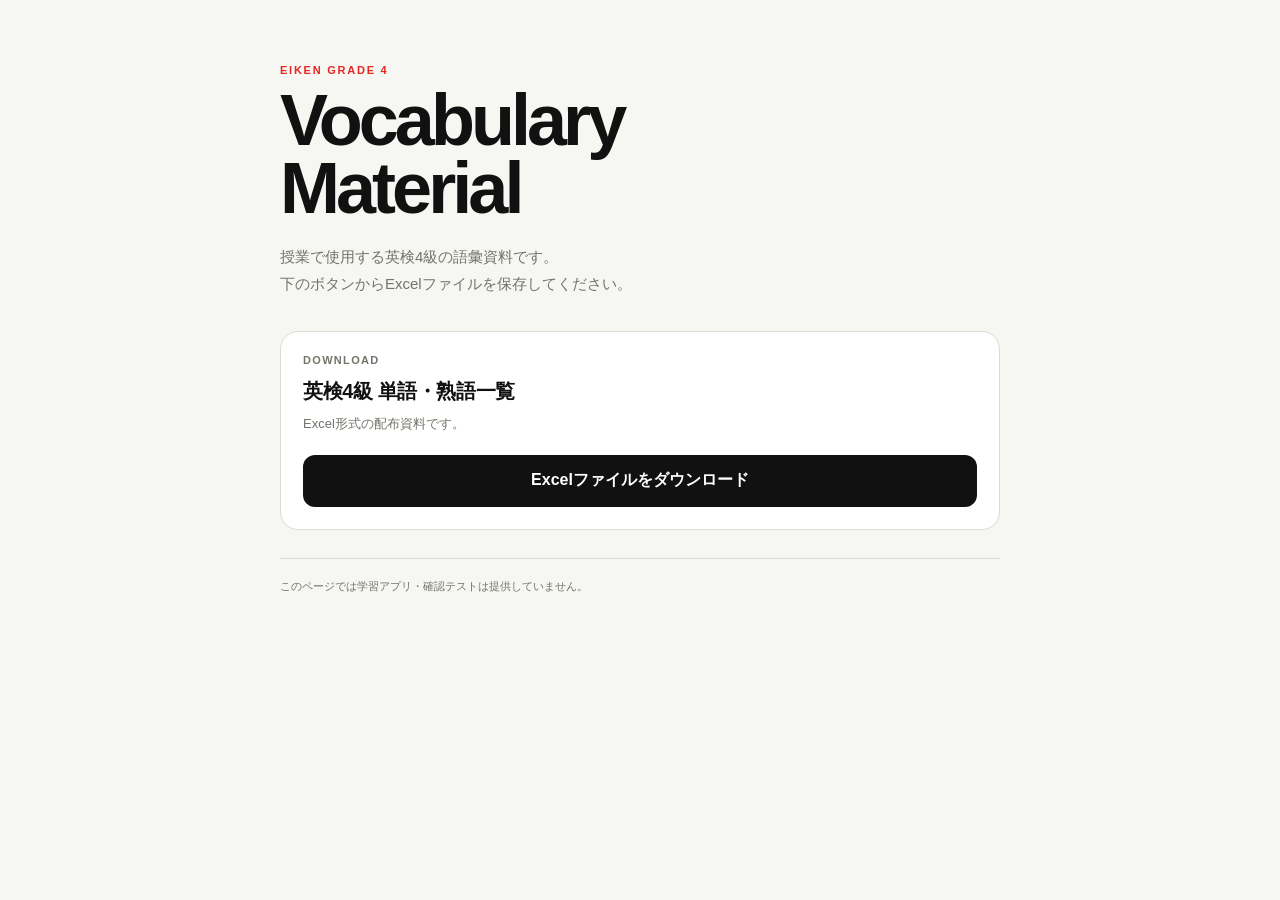
<file: index.html>
<!doctype html>
<html lang="ja">
<head>
  <meta charset="utf-8">
  <meta name="viewport" content="width=device-width,initial-scale=1,viewport-fit=cover">
  <meta name="robots" content="noindex,nofollow">
  <meta name="theme-color" content="#111111">
  <title>英検4級 語彙資料</title>
  <style>
    :root{
      --bg:#f6f6f2;
      --surface:#ffffff;
      --ink:#111111;
      --muted:#74746c;
      --line:#dcdcd5;
      --accent:#e52621;
    }
    *{box-sizing:border-box}
    body{
      margin:0;
      min-height:100vh;
      background:var(--bg);
      color:var(--ink);
      font-family:-apple-system,BlinkMacSystemFont,"Segoe UI","Noto Sans JP","Hiragino Sans",sans-serif;
      -webkit-font-smoothing:antialiased;
    }
    main{
      width:min(720px,calc(100% - 36px));
      margin:0 auto;
      padding:64px 0 80px;
    }
    .eyebrow{
      margin:0 0 10px;
      color:var(--accent);
      font-size:11px;
      font-weight:800;
      letter-spacing:.16em;
    }
    h1{
      margin:0;
      font-size:clamp(40px,11vw,72px);
      line-height:.95;
      letter-spacing:-.055em;
    }
    .lead{
      margin:20px 0 0;
      color:var(--muted);
      line-height:1.8;
      font-size:15px;
    }
    .card{
      margin-top:34px;
      padding:22px;
      border:1px solid var(--line);
      border-radius:18px;
      background:var(--surface);
    }
    .label{
      font-size:11px;
      color:var(--muted);
      letter-spacing:.12em;
      font-weight:700;
    }
    .file-title{
      margin-top:12px;
      font-size:20px;
      font-weight:800;
      letter-spacing:-.02em;
    }
    .file-copy{
      margin-top:8px;
      color:var(--muted);
      font-size:13px;
      line-height:1.7;
    }
    .download{
      display:flex;
      width:100%;
      min-height:52px;
      margin-top:20px;
      align-items:center;
      justify-content:center;
      border-radius:12px;
      background:var(--ink);
      color:white;
      text-decoration:none;
      font-weight:800;
    }
    footer{
      margin-top:28px;
      padding-top:18px;
      border-top:1px solid var(--line);
      color:var(--muted);
      font-size:11px;
      line-height:1.7;
    }
  </style>
</head>
<body>
<main>
  <p class="eyebrow">EIKEN GRADE 4</p>
  <h1>Vocabulary<br>Material</h1>
  <p class="lead">
    授業で使用する英検4級の語彙資料です。<br>
    下のボタンからExcelファイルを保存してください。
  </p>

  <section class="card">
    <div class="label">DOWNLOAD</div>
    <div class="file-title">英検4級 単語・熟語一覧</div>
    <div class="file-copy">Excel形式の配布資料です。</div>
    <a class="download" href="./downloads/eiken4_vocabulary.xlsx" download>
      Excelファイルをダウンロード
    </a>
  </section>

  <footer>
    このページでは学習アプリ・確認テストは提供していません。
  </footer>
</main>

<script>
(async () => {
  // Remove any old PWA registrations and cached app assets from this origin.
  try {
    if ('serviceWorker' in navigator) {
      const regs = await navigator.serviceWorker.getRegistrations();
      await Promise.all(regs.map(r => r.unregister()));
    }
    if ('caches' in window) {
      const keys = await caches.keys();
      await Promise.all(keys.map(k => caches.delete(k)));
    }
  } catch (_) {}
})();
</script>
</body>
</html>
</file>
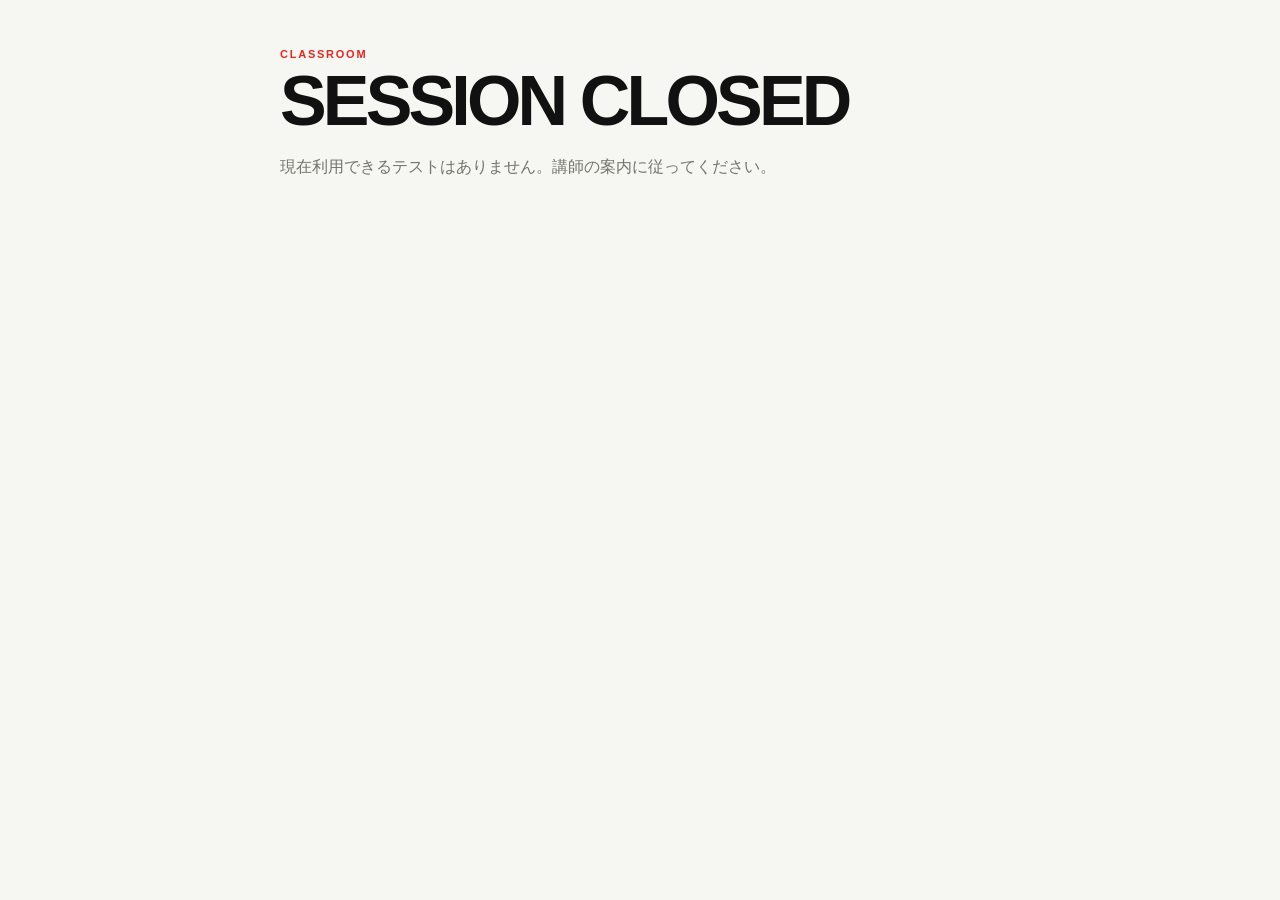
<file: classroom/index.html>
<!doctype html>
<html lang="ja">
<head>
  <meta charset="utf-8">
  <meta name="referrer" content="no-referrer">
  <meta name="viewport" content="width=device-width,initial-scale=1,viewport-fit=cover">
  <meta name="robots" content="noindex,nofollow">
  <meta name="theme-color" content="#111111">
  <title>Classroom Test</title>
  <link rel="stylesheet" href="./styles.css">
</head>
<body>
  <main id="app"></main>
  <script src="./config.js"></script>
  <script src="./app.js"></script>
</body>
</html>
</file>
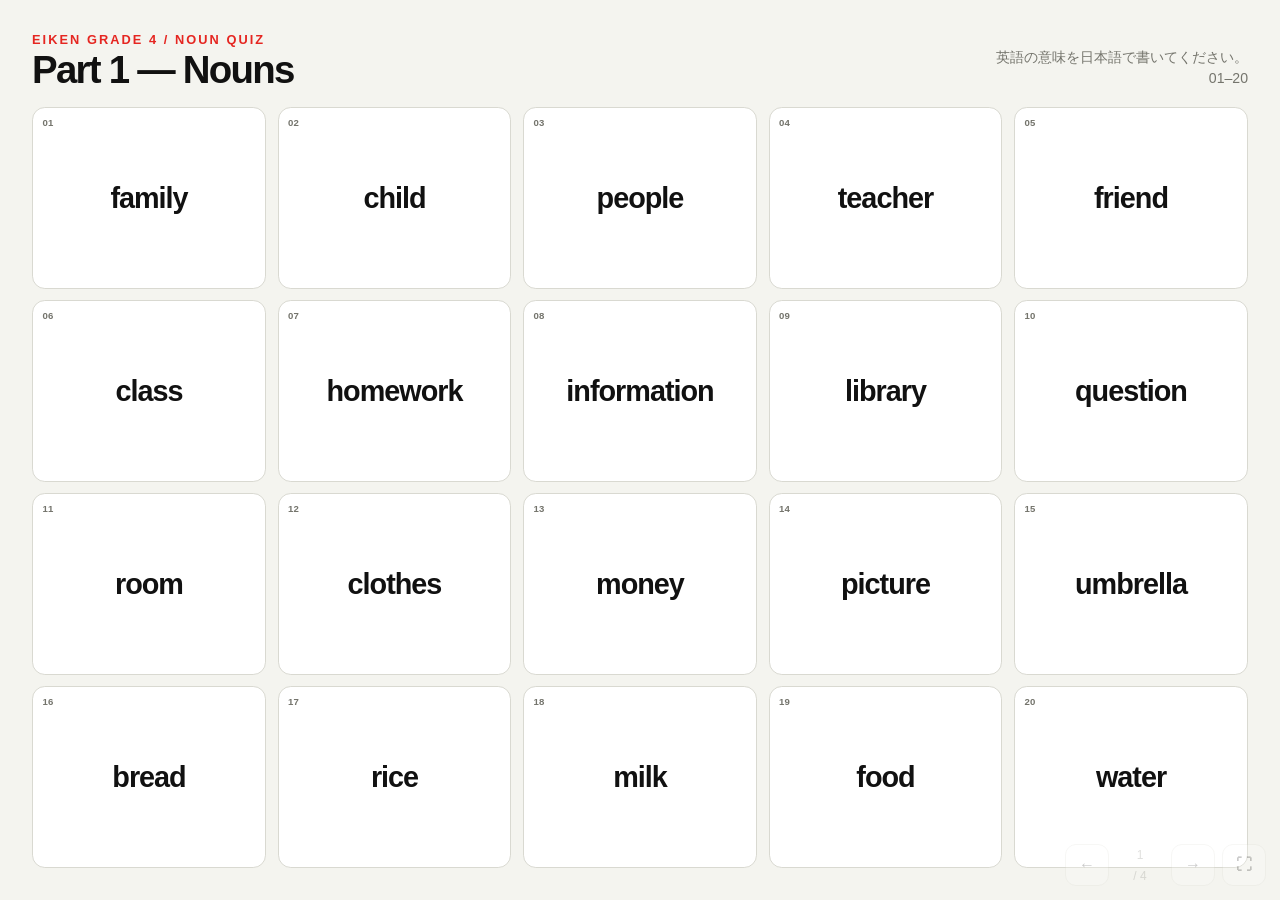
<file: Nouns-quiz/index.html>
<!doctype html>
<html lang="ja">
<head>
<meta charset="utf-8">
<meta name="viewport" content="width=device-width,initial-scale=1,viewport-fit=cover">
<meta name="robots" content="noindex,nofollow">
<meta name="theme-color" content="#f4f4ef">
<title>英検4級 名詞クイズ 50問</title>
<style>
:root{
  --bg:#f4f4ef;
  --surface:#fff;
  --ink:#111;
  --muted:#74746c;
  --line:#d9d9d1;
  --accent:#e52621;
}
*{box-sizing:border-box}
html,body{margin:0;width:100%;height:100%;overflow:hidden}
body{
  background:var(--bg);
  color:var(--ink);
  font-family:-apple-system,BlinkMacSystemFont,"Segoe UI","Noto Sans JP","Hiragino Sans",sans-serif;
  -webkit-font-smoothing:antialiased;
}
button{font:inherit}
.slide{
  display:none;
  width:100vw;
  height:100vh;
  padding:clamp(18px,2.5vw,44px);
}
.slide.active{
  display:flex;
  flex-direction:column;
}
.header{
  display:flex;
  align-items:flex-end;
  justify-content:space-between;
  gap:18px;
  margin-bottom:clamp(12px,1.4vw,22px);
}
.eyebrow{
  margin:0 0 4px;
  color:var(--accent);
  font-size:clamp(10px,1vw,15px);
  font-weight:900;
  letter-spacing:.16em;
}
h1{
  margin:0;
  font-size:clamp(26px,3vw,48px);
  line-height:1;
  letter-spacing:-.045em;
}
.guide{
  color:var(--muted);
  font-size:clamp(10px,1.1vw,16px);
  text-align:right;
  line-height:1.5;
}
.grid20{
  flex:1;
  display:grid;
  grid-template-columns:repeat(5,1fr);
  grid-template-rows:repeat(4,1fr);
  gap:clamp(7px,.9vw,13px);
  min-height:0;
}
.item{
  position:relative;
  display:flex;
  align-items:center;
  justify-content:center;
  min-width:0;
  min-height:0;
  border:1px solid var(--line);
  border-radius:clamp(9px,1vw,16px);
  background:var(--surface);
  text-align:center;
}
.num{
  position:absolute;
  top:clamp(6px,.65vw,10px);
  left:clamp(7px,.75vw,12px);
  color:var(--muted);
  font-size:clamp(8px,.75vw,12px);
  font-weight:900;
}
.word{
  font-size:clamp(19px,2.25vw,40px);
  line-height:1.05;
  font-weight:850;
  letter-spacing:-.035em;
}
.sentence-list{
  flex:1;
  display:grid;
  grid-template-rows:repeat(5,1fr);
  gap:clamp(8px,1vw,14px);
  min-height:0;
}
.sentence-item{
  position:relative;
  display:flex;
  align-items:center;
  justify-content:center;
  min-height:0;
  padding:clamp(14px,1.6vw,24px) clamp(18px,2vw,30px);
  border:1px solid var(--line);
  border-radius:clamp(10px,1.2vw,18px);
  background:var(--surface);
}
.eng{
  width:100%;
  text-align:center;
  font-size:clamp(23px,3vw,48px);
  line-height:1.2;
  font-weight:820;
  letter-spacing:-.035em;
}
.target{
  text-decoration:underline;
  text-decoration-thickness:.08em;
  text-underline-offset:.13em;
}
.controls{
  position:fixed;
  right:14px;
  bottom:14px;
  display:flex;
  gap:7px;
  z-index:20;
  opacity:.22;
  transition:opacity .2s;
}
.controls:hover,.controls:focus-within{opacity:1}
.btn{
  min-width:44px;
  min-height:42px;
  border:1px solid var(--line);
  border-radius:11px;
  background:rgba(255,255,255,.94);
  color:var(--ink);
  font-weight:850;
  cursor:pointer;
}
.page{
  display:grid;
  place-items:center;
  min-width:48px;
  color:var(--muted);
  font-size:12px;
}
@media(max-width:850px){
  html,body{overflow:auto;height:auto}
  .slide{height:auto;min-height:100vh}
  .grid20{grid-template-columns:repeat(2,1fr);grid-template-rows:none}
  .item{min-height:88px}
  .word{font-size:clamp(19px,5vw,30px)}
  .sentence-list{grid-template-rows:none}
  .sentence-item{min-height:120px}
}
</style>
</head>
<body>

<section class="slide active">
  <header class="header">
    <div>
      <p class="eyebrow">EIKEN GRADE 4 / NOUN QUIZ</p>
      <h1>Part 1 — Nouns</h1>
    </div>
    <div class="guide">英語の意味を日本語で書いてください。<br>01–20</div>
  </header>
  <div class="grid20">
    <div class="item"><span class="num">01</span><span class="word">family</span></div>
<div class="item"><span class="num">02</span><span class="word">child</span></div>
<div class="item"><span class="num">03</span><span class="word">people</span></div>
<div class="item"><span class="num">04</span><span class="word">teacher</span></div>
<div class="item"><span class="num">05</span><span class="word">friend</span></div>
<div class="item"><span class="num">06</span><span class="word">class</span></div>
<div class="item"><span class="num">07</span><span class="word">homework</span></div>
<div class="item"><span class="num">08</span><span class="word">information</span></div>
<div class="item"><span class="num">09</span><span class="word">library</span></div>
<div class="item"><span class="num">10</span><span class="word">question</span></div>
<div class="item"><span class="num">11</span><span class="word">room</span></div>
<div class="item"><span class="num">12</span><span class="word">clothes</span></div>
<div class="item"><span class="num">13</span><span class="word">money</span></div>
<div class="item"><span class="num">14</span><span class="word">picture</span></div>
<div class="item"><span class="num">15</span><span class="word">umbrella</span></div>
<div class="item"><span class="num">16</span><span class="word">bread</span></div>
<div class="item"><span class="num">17</span><span class="word">rice</span></div>
<div class="item"><span class="num">18</span><span class="word">milk</span></div>
<div class="item"><span class="num">19</span><span class="word">food</span></div>
<div class="item"><span class="num">20</span><span class="word">water</span></div>
  </div>
</section>

<section class="slide">
  <header class="header">
    <div>
      <p class="eyebrow">EIKEN GRADE 4 / NOUN QUIZ</p>
      <h1>Part 2 — Nouns</h1>
    </div>
    <div class="guide">英語の意味を日本語で書いてください。<br>21–40</div>
  </header>
  <div class="grid20">
    <div class="item"><span class="num">21</span><span class="word">actor</span></div>
<div class="item"><span class="num">22</span><span class="word">aunt</span></div>
<div class="item"><span class="num">23</span><span class="word">brother</span></div>
<div class="item"><span class="num">24</span><span class="word">doctor</span></div>
<div class="item"><span class="num">25</span><span class="word">father</span></div>
<div class="item"><span class="num">26</span><span class="word">mother</span></div>
<div class="item"><span class="num">27</span><span class="word">sister</span></div>
<div class="item"><span class="num">28</span><span class="word">student</span></div>
<div class="item"><span class="num">29</span><span class="word">address</span></div>
<div class="item"><span class="num">30</span><span class="word">classroom</span></div>
<div class="item"><span class="num">31</span><span class="word">dictionary</span></div>
<div class="item"><span class="num">32</span><span class="word">exam</span></div>
<div class="item"><span class="num">33</span><span class="word">idea</span></div>
<div class="item"><span class="num">34</span><span class="word">lesson</span></div>
<div class="item"><span class="num">35</span><span class="word">magazine</span></div>
<div class="item"><span class="num">36</span><span class="word">music</span></div>
<div class="item"><span class="num">37</span><span class="word">news</span></div>
<div class="item"><span class="num">38</span><span class="word">notebook</span></div>
<div class="item"><span class="num">39</span><span class="word">textbook</span></div>
<div class="item"><span class="num">40</span><span class="word">university</span></div>
  </div>
</section>

<section class="slide">
  <header class="header">
    <div>
      <p class="eyebrow">EIKEN GRADE 4 / NOUN QUIZ</p>
      <h1>Part 3 — In Context</h1>
    </div>
    <div class="guide">下線の名詞を含む文の意味を日本語で書いてください。<br>41–45</div>
  </header>
  <div class="sentence-list">
    <div class="sentence-item"><span class="num">41</span><div class="eng">We arrived at the <span class="target">airport</span> early.</div></div>
<div class="sentence-item"><span class="num">42</span><div class="eng">My mother works at a <span class="target">hospital</span>.</div></div>
<div class="sentence-item"><span class="num">43</span><div class="eng">The <span class="target">station</span> is near my house.</div></div>
<div class="sentence-item"><span class="num">44</span><div class="eng">We go to <span class="target">school</span> every weekday.</div></div>
<div class="sentence-item"><span class="num">45</span><div class="eng">People around the <span class="target">world</span> use the Internet.</div></div>
  </div>
</section>

<section class="slide">
  <header class="header">
    <div>
      <p class="eyebrow">EIKEN GRADE 4 / NOUN QUIZ</p>
      <h1>Part 4 — In Context</h1>
    </div>
    <div class="guide">下線の名詞を含む文の意味を日本語で書いてください。<br>46–50</div>
  </header>
  <div class="sentence-list">
    <div class="sentence-item"><span class="num">46</span><div class="eng">I use this <span class="target">computer</span> for my homework.</div></div>
<div class="sentence-item"><span class="num">47</span><div class="eng">My father is cooking in the <span class="target">kitchen</span>.</div></div>
<div class="sentence-item"><span class="num">48</span><div class="eng">Don't forget your <span class="target">passport</span>.</div></div>
<div class="sentence-item"><span class="num">49</span><div class="eng">I bought a <span class="target">ticket</span> for the train.</div></div>
<div class="sentence-item"><span class="num">50</span><div class="eng">Please open the <span class="target">window</span>.</div></div>
  </div>
</section>

<div class="controls">
  <button class="btn" id="prev" aria-label="前のページ">←</button>
  <div class="page"><span id="page">1</span> / 4</div>
  <button class="btn" id="next" aria-label="次のページ">→</button>
  <button class="btn" id="full" aria-label="全画面表示">⛶</button>
</div>

<script>
(() => {
  const slides=[...document.querySelectorAll('.slide')];
  let index=0;
  const page=document.querySelector('#page');

  function show(i){
    index=Math.max(0,Math.min(slides.length-1,i));
    slides.forEach((s,n)=>s.classList.toggle('active',n===index));
    page.textContent=index+1;
    window.scrollTo(0,0);
  }

  document.querySelector('#prev').onclick=()=>show(index-1);
  document.querySelector('#next').onclick=()=>show(index+1);
  document.querySelector('#full').onclick=()=>{
    if(!document.fullscreenElement) document.documentElement.requestFullscreen?.();
    else document.exitFullscreen?.();
  };

  document.addEventListener('keydown',e=>{
    if(['ArrowRight','PageDown',' '].includes(e.key)){e.preventDefault();show(index+1);}
    if(['ArrowLeft','PageUp'].includes(e.key)){e.preventDefault();show(index-1);}
    if(e.key==='Home')show(0);
    if(e.key==='End')show(slides.length-1);
  });

  let startX=0;
  document.addEventListener('touchstart',e=>{startX=e.changedTouches[0].clientX},{passive:true});
  document.addEventListener('touchend',e=>{
    const dx=e.changedTouches[0].clientX-startX;
    if(Math.abs(dx)>60)show(index+(dx<0?1:-1));
  },{passive:true});
})();
</script>
</body>
</html>
</file>
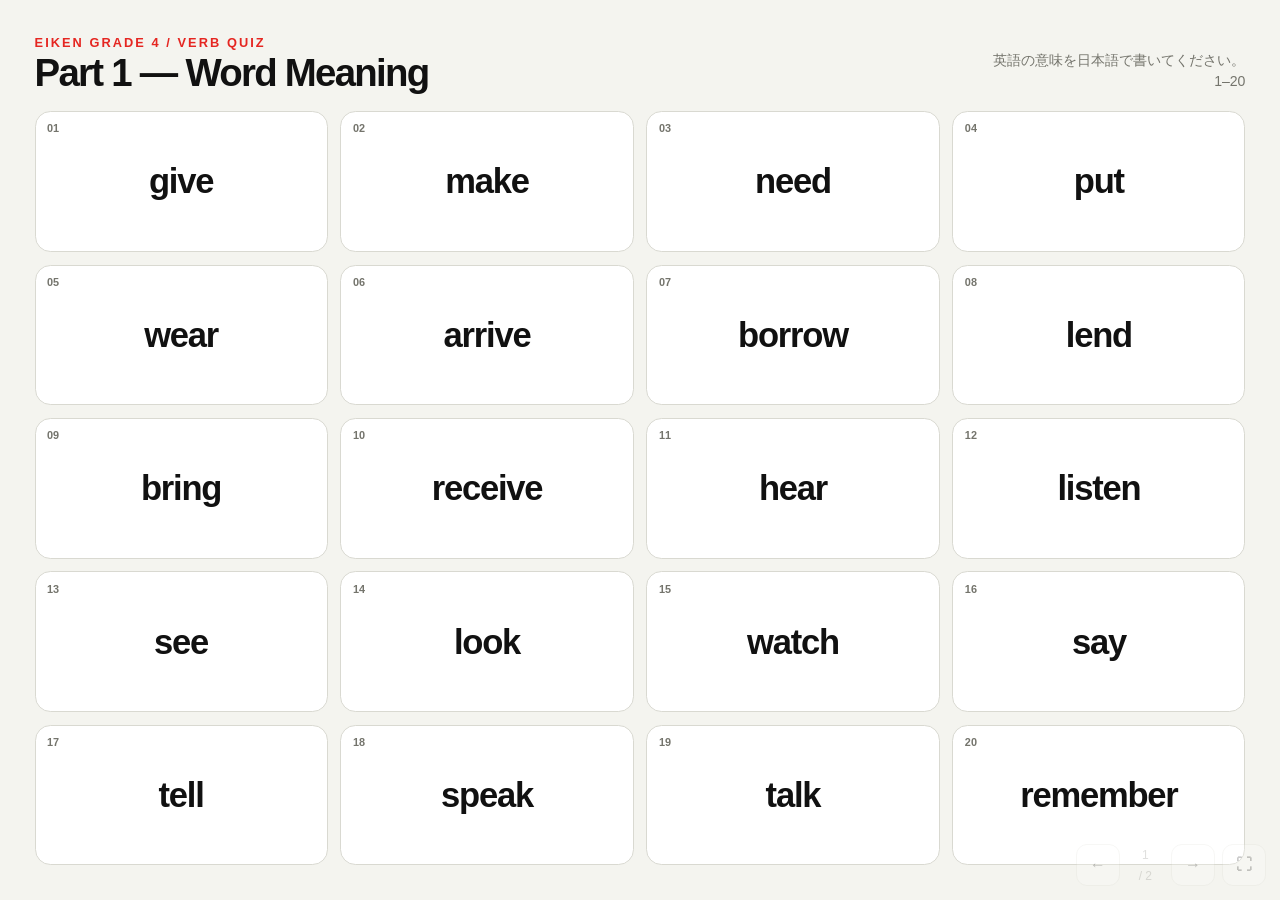
<file: verb-quiz/index.html>
<!doctype html>
<html lang="ja">
<head>
<meta charset="utf-8">
<meta name="viewport" content="width=device-width,initial-scale=1,viewport-fit=cover">
<meta name="robots" content="noindex,nofollow">
<meta name="theme-color" content="#f4f4ef">
<title>英検4級 動詞クイズ 25問</title>
<style>
:root{
  --bg:#f4f4ef;
  --surface:#fff;
  --ink:#111;
  --muted:#74746c;
  --line:#d9d9d1;
  --accent:#e52621;
}
*{box-sizing:border-box}
html,body{margin:0;width:100%;height:100%;overflow:hidden}
body{
  background:var(--bg);
  color:var(--ink);
  font-family:-apple-system,BlinkMacSystemFont,"Segoe UI","Noto Sans JP","Hiragino Sans",sans-serif;
  -webkit-font-smoothing:antialiased;
}
button{font:inherit}
.slide{
  display:none;
  width:100vw;
  height:100vh;
  padding:clamp(18px,2.7vw,46px);
}
.slide.active{
  display:flex;
  flex-direction:column;
}
.header{
  display:flex;
  align-items:flex-end;
  justify-content:space-between;
  gap:18px;
  margin-bottom:clamp(12px,1.5vw,24px);
}
.eyebrow{
  margin:0 0 4px;
  color:var(--accent);
  font-size:clamp(10px,1vw,15px);
  font-weight:900;
  letter-spacing:.16em;
}
h1{
  margin:0;
  font-size:clamp(25px,3vw,48px);
  line-height:1;
  letter-spacing:-.045em;
}
.guide{
  color:var(--muted);
  font-size:clamp(10px,1.1vw,16px);
  text-align:right;
  line-height:1.5;
}
.grid{
  flex:1;
  display:grid;
  grid-template-columns:repeat(4,1fr);
  grid-template-rows:repeat(5,1fr);
  gap:clamp(7px,1vw,14px);
  min-height:0;
}
.item{
  position:relative;
  display:flex;
  align-items:center;
  justify-content:center;
  min-width:0;
  min-height:0;
  padding:clamp(8px,1.1vw,18px);
  border:1px solid var(--line);
  border-radius:clamp(10px,1.2vw,18px);
  background:var(--surface);
  text-align:center;
}
.num{
  position:absolute;
  top:clamp(7px,.8vw,12px);
  left:clamp(8px,.9vw,14px);
  color:var(--muted);
  font-size:clamp(9px,.85vw,13px);
  font-weight:900;
}
.word{
  font-size:clamp(23px,2.7vw,44px);
  line-height:1.1;
  font-weight:850;
  letter-spacing:-.035em;
}
.sentence-list{
  flex:1;
  display:grid;
  grid-template-rows:repeat(5,1fr);
  gap:clamp(7px,1vw,14px);
  min-height:0;
}
.sentence-item{
  position:relative;
  display:flex;
  align-items:center;
  min-height:0;
  padding:clamp(12px,1.5vw,22px) clamp(18px,2vw,30px);
  border:1px solid var(--line);
  border-radius:clamp(10px,1.2vw,18px);
  background:var(--surface);
}
.sentence-item .num{
  top:10px;
  left:13px;
}
.eng{
  width:100%;
  text-align:center;
  font-size:clamp(23px,3vw,48px);
  line-height:1.2;
  font-weight:820;
  letter-spacing:-.035em;
}
.target{
  text-decoration:underline;
  text-decoration-thickness:.08em;
  text-underline-offset:.12em;
}
.controls{
  position:fixed;
  right:14px;
  bottom:14px;
  display:flex;
  gap:7px;
  z-index:20;
  opacity:.22;
  transition:opacity .2s;
}
.controls:hover,.controls:focus-within{opacity:1}
.btn{
  min-width:44px;
  min-height:42px;
  border:1px solid var(--line);
  border-radius:11px;
  background:rgba(255,255,255,.94);
  color:var(--ink);
  font-weight:850;
  cursor:pointer;
}
.page{
  display:grid;
  place-items:center;
  padding:0 12px;
  color:var(--muted);
  font-size:12px;
}
@media(max-width:850px){
  .grid{grid-template-columns:repeat(2,1fr);grid-template-rows:repeat(10,1fr)}
  .word{font-size:clamp(18px,4vw,30px)}
}
</style>
</head>
<body>

<section class="slide active">
  <header class="header">
    <div>
      <p class="eyebrow">EIKEN GRADE 4 / VERB QUIZ</p>
      <h1>Part 1 — Word Meaning</h1>
    </div>
    <div class="guide">英語の意味を日本語で書いてください。<br>1–20</div>
  </header>

  <div class="grid">
    <div class="item"><span class="num">01</span><span class="word">give</span></div>
    <div class="item"><span class="num">02</span><span class="word">make</span></div>
    <div class="item"><span class="num">03</span><span class="word">need</span></div>
    <div class="item"><span class="num">04</span><span class="word">put</span></div>
    <div class="item"><span class="num">05</span><span class="word">wear</span></div>
    <div class="item"><span class="num">06</span><span class="word">arrive</span></div>
    <div class="item"><span class="num">07</span><span class="word">borrow</span></div>
    <div class="item"><span class="num">08</span><span class="word">lend</span></div>
    <div class="item"><span class="num">09</span><span class="word">bring</span></div>
    <div class="item"><span class="num">10</span><span class="word">receive</span></div>
    <div class="item"><span class="num">11</span><span class="word">hear</span></div>
    <div class="item"><span class="num">12</span><span class="word">listen</span></div>
    <div class="item"><span class="num">13</span><span class="word">see</span></div>
    <div class="item"><span class="num">14</span><span class="word">look</span></div>
    <div class="item"><span class="num">15</span><span class="word">watch</span></div>
    <div class="item"><span class="num">16</span><span class="word">say</span></div>
    <div class="item"><span class="num">17</span><span class="word">tell</span></div>
    <div class="item"><span class="num">18</span><span class="word">speak</span></div>
    <div class="item"><span class="num">19</span><span class="word">talk</span></div>
    <div class="item"><span class="num">20</span><span class="word">remember</span></div>
  </div>
</section>

<section class="slide">
  <header class="header">
    <div>
      <p class="eyebrow">EIKEN GRADE 4 / VERB QUIZ</p>
      <h1>Part 2 — In Context</h1>
    </div>
    <div class="guide">下線の動詞を含む文の意味を日本語で書いてください。<br>21–25</div>
  </header>

  <div class="sentence-list">
    <div class="sentence-item"><span class="num">21</span><div class="eng">Can I <span class="target">borrow</span> your pen?</div></div>
    <div class="sentence-item"><span class="num">22</span><div class="eng">Can you <span class="target">lend</span> me your pen?</div></div>
    <div class="sentence-item"><span class="num">23</span><div class="eng">I can <span class="target">hear</span> music from the next room.</div></div>
    <div class="sentence-item"><span class="num">24</span><div class="eng">Please <span class="target">listen</span> to this song.</div></div>
    <div class="sentence-item"><span class="num">25</span><div class="eng">We <span class="target">watch</span> TV after dinner.</div></div>
  </div>
</section>

<div class="controls">
  <button class="btn" id="prev">←</button>
  <div class="page"><span id="page">1</span> / 2</div>
  <button class="btn" id="next">→</button>
  <button class="btn" id="full">⛶</button>
</div>

<script>
(() => {
  const slides=[...document.querySelectorAll('.slide')];
  let index=0;
  const page=document.querySelector('#page');

  function show(i){
    index=Math.max(0,Math.min(slides.length-1,i));
    slides.forEach((s,n)=>s.classList.toggle('active',n===index));
    page.textContent=index+1;
  }

  document.querySelector('#prev').onclick=()=>show(index-1);
  document.querySelector('#next').onclick=()=>show(index+1);
  document.querySelector('#full').onclick=()=>{
    if(!document.fullscreenElement) document.documentElement.requestFullscreen?.();
    else document.exitFullscreen?.();
  };

  document.addEventListener('keydown',e=>{
    if(['ArrowRight','PageDown',' '].includes(e.key)){e.preventDefault();show(index+1);}
    if(['ArrowLeft','PageUp'].includes(e.key)){e.preventDefault();show(index-1);}
  });

  let startX=0;
  document.addEventListener('touchstart',e=>{startX=e.changedTouches[0].clientX},{passive:true});
  document.addEventListener('touchend',e=>{
    const dx=e.changedTouches[0].clientX-startX;
    if(Math.abs(dx)>60)show(index+(dx<0?1:-1));
  },{passive:true});
})();
</script>
</body>
</html>
</file>
<file: classroom/styles.css>
:root{--bg:#f6f6f2;--surface:#fff;--ink:#111;--muted:#74746c;--line:#dcdcd5;--accent:#e52621;--good:#157347;--bad:#b42318}
*{box-sizing:border-box}
body{margin:0;background:var(--bg);color:var(--ink);font-family:-apple-system,BlinkMacSystemFont,"Segoe UI","Noto Sans JP",sans-serif;-webkit-font-smoothing:antialiased}
button,input{font:inherit}
main{width:min(720px,calc(100% - 36px));margin:0 auto;padding:48px 0 72px}
.eyebrow{font-size:11px;letter-spacing:.16em;color:var(--accent);font-weight:800;margin:0 0 9px}
h1{font-size:clamp(40px,11vw,70px);line-height:.94;letter-spacing:-.055em;margin:0}
.copy{color:var(--muted);line-height:1.75;margin:18px 0 0}
.card{margin-top:28px;background:var(--surface);border:1px solid var(--line);border-radius:18px;padding:22px}
.row{display:flex;justify-content:space-between;align-items:end;gap:12px}
.label{font-size:11px;letter-spacing:.11em;color:var(--muted);font-weight:700}
.count{font-size:28px;font-weight:850}
.track{height:7px;background:#e5e5df;border-radius:99px;overflow:hidden;margin:10px 0 22px}
.track span{display:block;height:100%;background:var(--ink)}
.prompt{font-size:clamp(28px,8vw,48px);font-weight:820;line-height:1.2;letter-spacing:-.035em;margin-top:16px}
.meta{font-size:12px;color:var(--muted);margin-top:8px}
.answer{width:100%;height:56px;border:1px solid var(--line);border-radius:12px;padding:0 15px;margin-top:22px;font-size:18px;background:#fff}
.choices{display:grid;gap:9px;margin-top:22px}
.choice,.btn{border:1px solid var(--line);border-radius:12px;background:#fff;min-height:50px;padding:11px 14px;font-weight:700;cursor:pointer}
.choice{text-align:left}
.btn.primary{background:var(--ink);border-color:var(--ink);color:#fff}
.btn.ghost{background:transparent}
.btn:disabled{opacity:.42;cursor:not-allowed}
.actions{display:flex;gap:8px;flex-wrap:wrap;margin-top:14px}
.actions .btn{flex:1 1 160px}
.feedback{display:none;margin-top:14px;border-radius:12px;padding:13px 14px;line-height:1.6}
.feedback.show{display:block}
.feedback.good{background:#edf7f1;color:var(--good)}
.feedback.bad{background:#fff0ef;color:var(--bad)}
.feedback strong{display:block;font-size:20px;margin-top:2px}
.score{font-size:clamp(72px,18vw,118px);line-height:.9;letter-spacing:-.07em;font-weight:900}
.result-row{padding:12px 0;border-bottom:1px solid var(--line)}
.result-word{font-weight:800}
.result-meaning{font-size:12px;color:var(--muted);margin-top:3px}
[hidden]{display:none!important}
</file>
